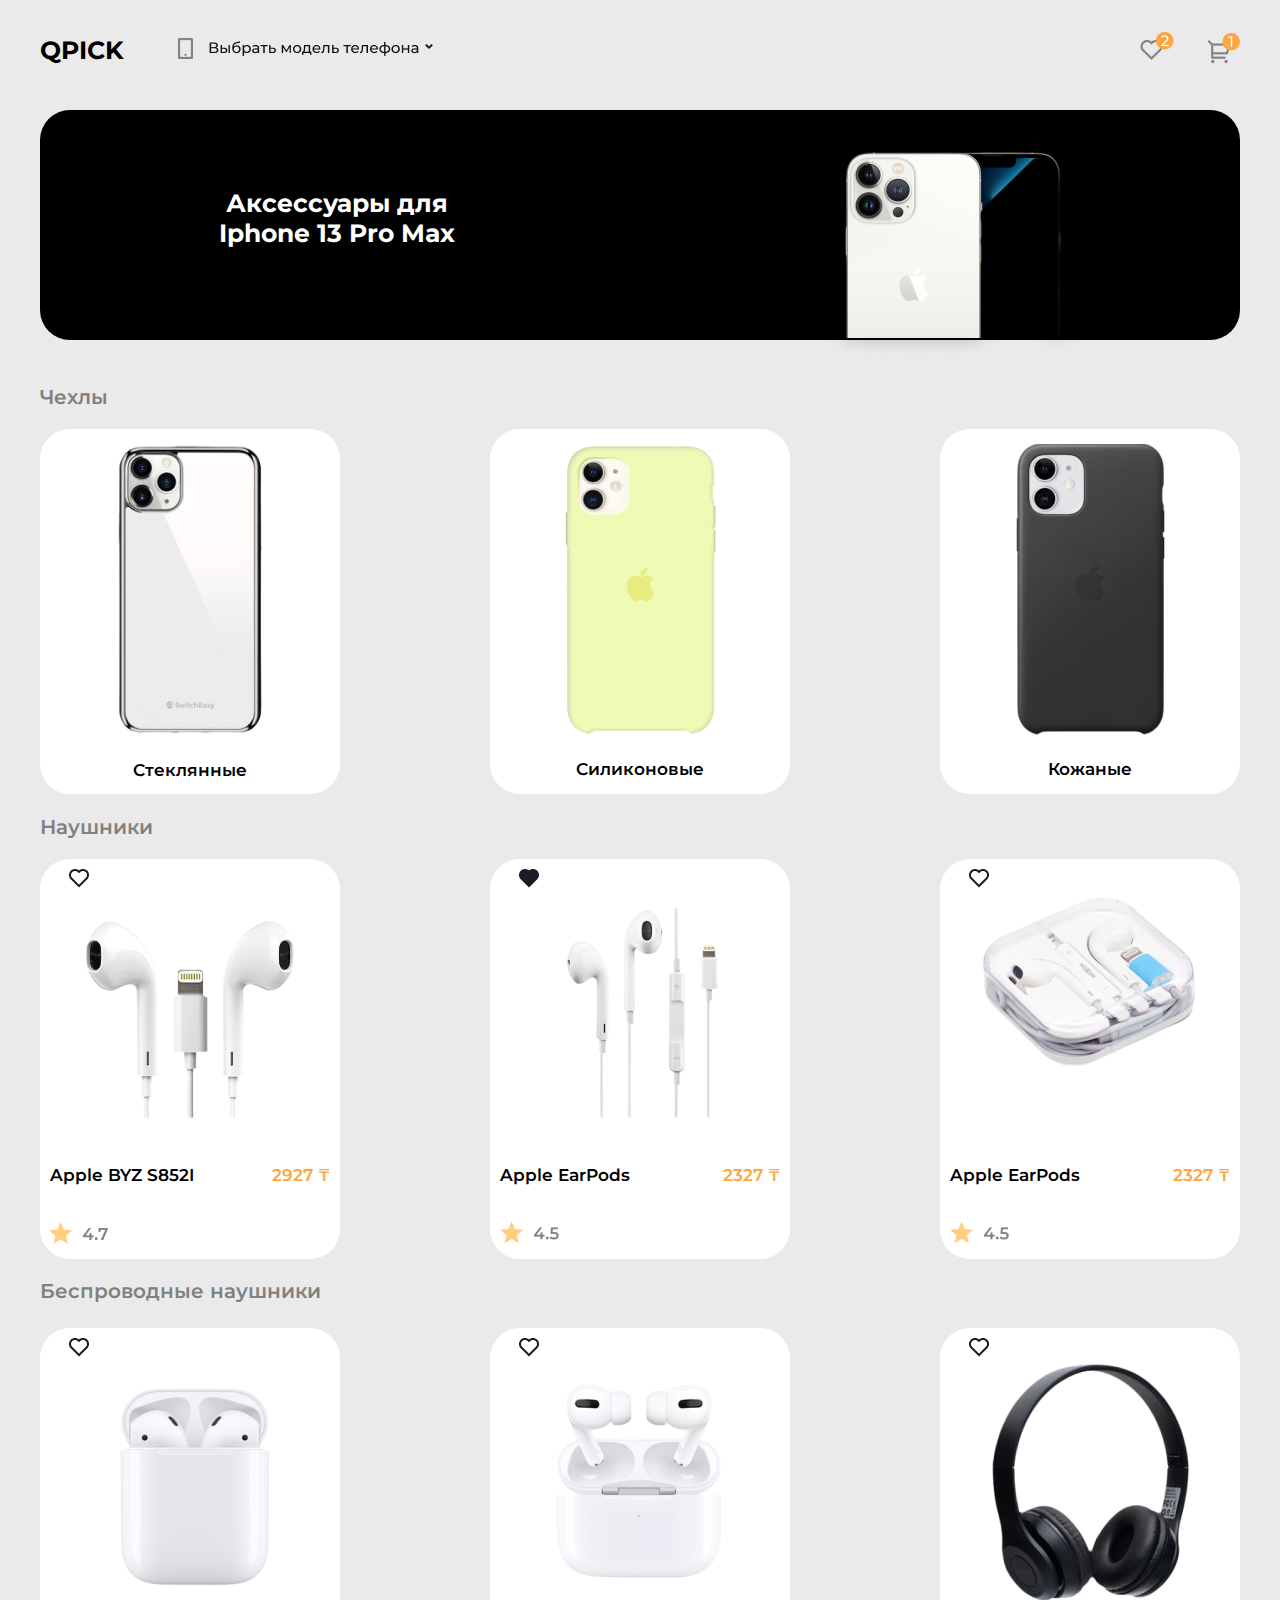
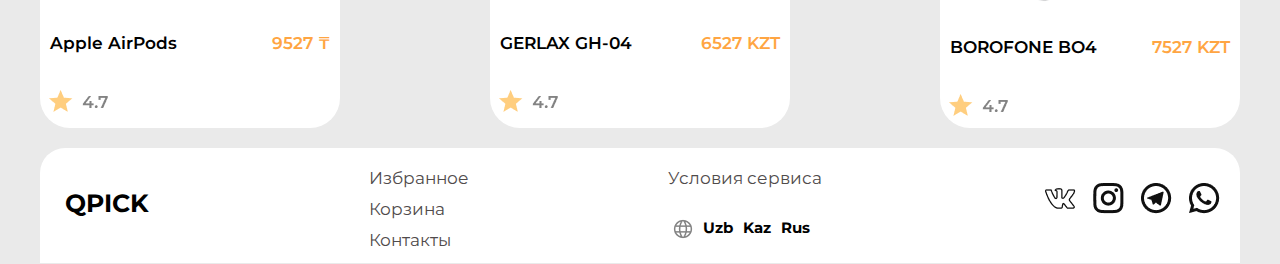
<file: index.html>
<!DOCTYPE html>
<html lang="en">

<head>
    <meta charset="UTF-8">
    <meta name="viewport" content="width=device-width, initial-scale=1.0">
    <link rel="stylesheet" href="./index.css">
    <title>Qpick_figma</title>
</head>

<body>
    <header>
        <nav>
            <div class="head">
                <a class="sahifa" href="./about.html">QPICK</a>
                <img src="./image/Выбрать бренд телефона.png" alt="" class="vibor">
            </div>
            <img src="./image/Like.png" alt="" class="nav-like">
        </nav>
        <div class="header-logotip">
            <h1 class="iphone-13">Аксессуары для
                Iphone 13 Pro Max</h1>
            <img src="./image/Iphone-13pro.png" alt="" class="iphone-13pro">
        </div>
        <div class="header">
            <h3 class="chehol">Чехлы</h3>
            <div class="phones">
                <div class="card">
                    <img src="./image/iphone-1.png" alt="">
                    <p class="iphone-1">Стеклянные</p>
                </div>
                <div class="card">
                    <img src="./image/iphone-2.png" alt="">
                    <p class="iphone-1">Силиконовые</p>
                </div>
                <div class="card">
                    <img src="./image/iphone-3.png" alt="">
                    <p class="iphone-1">Кожаные</p>
                </div>
            </div>
        </div>
        <div class="footor">
            <h3 class="apple">Наушники</h3>
            <div class="boxes">
                <div class="box">
                    <div class="likes">
                        <div class="like">
                            <img src="./image/white-like.png" alt="">
                        </div>
                    </div>
                    <img src="./image/ipods-1.png" alt="" class="ipods-1">
                    <div class="text">
                        <h4 class="byz">Apple BYZ S852I</h4>
                        <h4 class="narxi">2927 ₸</h4>
                    </div>
                    <img src="./image/Star.png" alt="" class="star">
                </div>
                <div class="box">
                    <div class="likes">
                        <div class="like">
                            <img src="./image/black-like.png" alt="">
                        </div>
                    </div>
                    <img src="./image/ipods-2.png" alt="" class="ipods-1">
                    <div class="text">
                        <h4 class="byz">Apple EarPods</h4>
                        <h4 class="narxi">2327 ₸</h4>
                    </div>
                    <img src="./image/Star-4.5.png" alt="" class="star">
                </div>
                <div class="box">
                    <div class="likes">
                        <div class="like">
                            <img src="./image/white-like.png" alt="">
                        </div>
                    </div>
                    <img src="./image/ipods-3.png" alt="" class="ipods-1">
                    <div class="text">
                        <h4 class="podes">Apple EarPods</h4>
                        <h4 class="EarPods">2327 ₸</h4>
                    </div>
                    <img src="./image/Star-4.5.png" alt="" class="star">
                </div>
            </div>
            <div class="airpods">
                <h3 class="gg">Беспроводные наушники</h3>
                <div class="images">
                    <div class="imag">
                        <div class="likes">
                            <div class="like">
                                <img src="./image/white-like.png" alt="">
                            </div>
                        </div>
                        <img src="./image/ipods-4.png" alt="" class="ipple">
                        <div class="text">
                            <h4 class="gh">Apple AirPods</h4>
                            <h4 class="sn">9527 ₸</h4>
                        </div>
                        <img src="./image/Star.png" alt="" class="star">
                    </div>
                    <div class="imag">
                        <div class="likes">
                            <div class="like">
                                <img src="./image/white-like.png" alt="">
                            </div>
                        </div>
                        <img src="./image/ipods-5.png" alt="" class="ipple">
                        <div class="text">
                            <h4 class="gh">GERLAX GH-04</h4>
                            <h4 class="sn">6527 KZT</h4>
                        </div>
                        <img src="./image/Star.png" alt="" class="star">
                    </div>
                    <div class="imag">
                        <div class="likes">
                            <div class="like">
                                <img src="./image/white-like.png" alt="">
                            </div>
                        </div>
                        <img src="./image/headphones.png" alt="" class="ipple">
                        <div class="text">
                            <h4 class="gh">BOROFONE BO4</h4>
                            <h4 class="sn">7527 KZT</h4>
                        </div>
                        <img src="./image/Star.png" alt="" class="star">
                    </div>
                </div>

            </div>
        </div>
        <div class="tugashi">
            <div class="div1">
                <h1>QPICK</h1>
            </div>
            <div class="div2">
                <h5>Избранное</h5>
                <h5>Корзина</h5>
                <h5>Контакты</h5>
            </div>
            <div class="div3">
                <h5>Условия сервиса</h5>
                <div class="div4">
                    <img src="./image/RU.png" alt="">
                    <li>Uzb</li>
                    <li>Kaz</li>
                    <li>Rus</li>
                </div>
            </div>
            <div class="div5">
                <img src="./image/Social.png" alt="" class="social">
            </div>



        </div>
    </header>
</body>

</html>
</file>
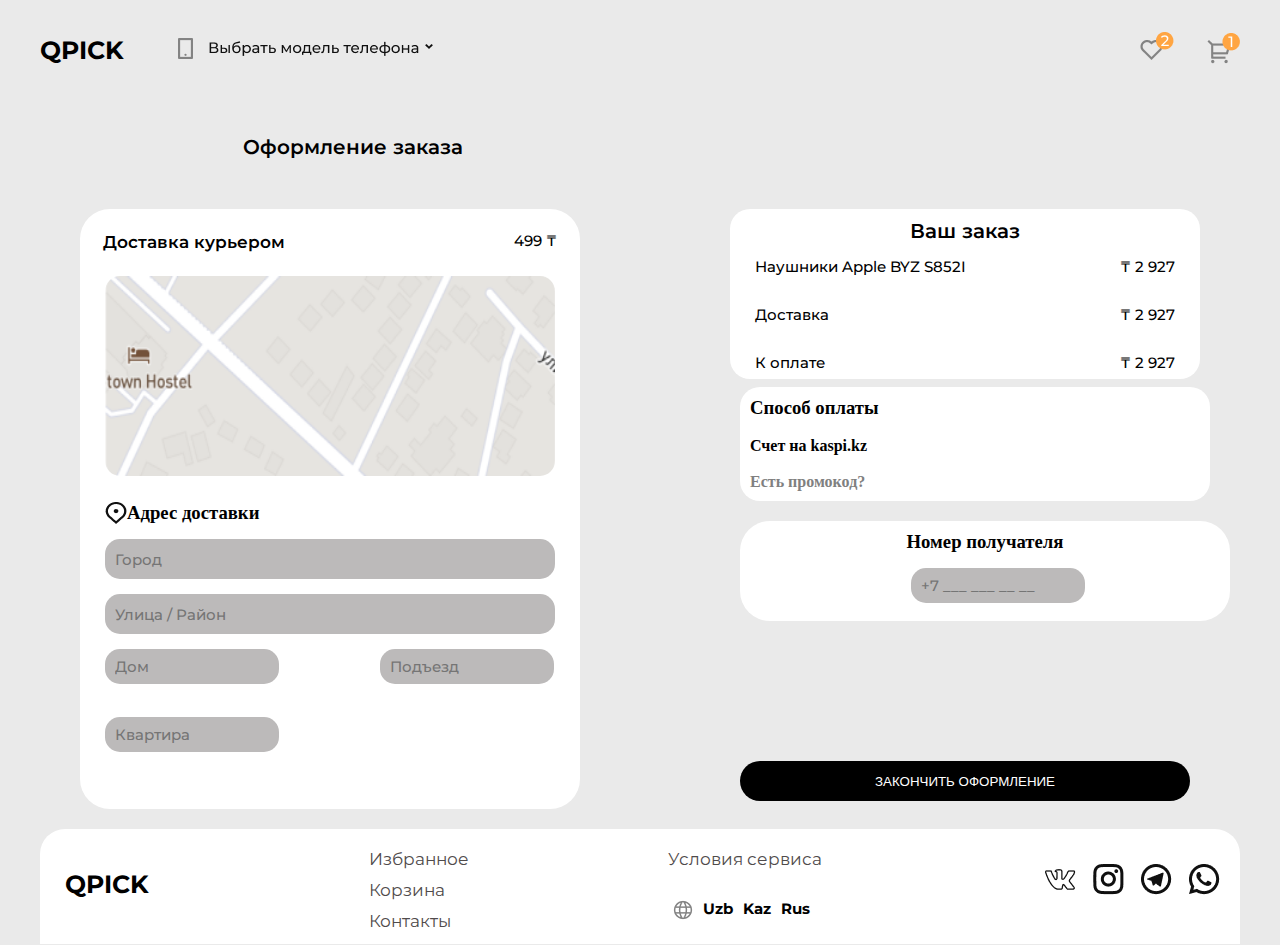
<file: about.html>
<!DOCTYPE html>
<html lang="en">

<head>
    <meta charset="UTF-8">
    <meta name="viewport" content="width=device-width, initial-scale=1.0">
    <link rel="stylesheet" href="./index.css">
    <title>Qpick_figma</title>
</head>

<body>
    <header>
        <nav>
            <div class="head">
                <a class="sahifa" href="./index.html">QPICK</a>
                <img src="./image/Выбрать бренд телефона.png" alt="" class="vibor">
            </div>
            <img src="./image/Like.png" alt="" class="nav-like">
        </nav>
        <h1 class="sotuv">Оформление заказа</h1>
        <div class="kardlar">
            <div class="oformit">
                <div class="dstk">
                    <h3 class="kuryer">Доставка курьером</h3>
                    <h3 class="buy"> 499 ₸</h3>
                </div>
                <img src="./image/joylashuv.png" alt="" class="joy">
                <div class="buyutrma">
                    <div class="buyur">
                        <img src="./image/joy.png" alt="">
                        <h3 class="joyga">Адрес доставки</h3>
                    </div>
                </div>
                <div class="inputlar">
                    <input class="shahar" placeholder="Город " type="text">
                    <br>
                    <input class="kocha" placeholder="Улица / Район" type="text">
                    <br>
                    <div class="nomlar">
                        <input class="uy" placeholder="Дом" type="text">
                        <br>
                        <input class="padez" placeholder="Подъезд" type="text">
                    </div>
                    <br>
                    <input class="xonadon" placeholder="Квартира" type="text">
                </div>
            </div>
            <div class="dostavka">
                <h3 class="zakaz">Ваш заказ</h3>
                <div class="narsalar">
                    <p class="nomi"> Наушники Apple BYZ S852I</p>
                    <h3 class="sum">₸ 2 927</h3>
                </div>
                <div class="obkelish">
                    <p class="jonatish">Доставка</p>
                    <h3 class="sum">₸ 2 927</h3>
                </div>
                <div class="tolov">
                    <p class="tolash">К оплате</p>
                    <h3 class="sum"> ₸ 2 927</h3>
                </div>
                <div class="div-shans">
                    <h3 class="imkon">Способ оплаты</h3>
                    <br>
                    <h4 class="hisob">Счет на kaspi.kz</h4>
                    <br>
                    <h4 class="kod">Есть промокод?</h4>
                </div>
                <div class="nomer">
                    <h3 class="oluvchi">Номер получателя</h3>
                    <input class="raqam" placeholder="+7 ___ ___ __ __" type="tel">
                </div>
                <button class="btn">Закончить оформление</button>
            </div>
        </div>
        <div class="tugashi">
            <div class="div1">
                <h1>QPICK</h1>
            </div>
            <div class="div2">
                <h5>Избранное</h5>
                <h5>Корзина</h5>
                <h5>Контакты</h5>
            </div>
            <div class="div3">
                <h5>Условия сервиса</h5>
                <div class="div4">
                    <img src="./image/RU.png" alt="">
                    <li>Uzb</li>
                    <li>Kaz</li>
                    <li>Rus</li>
                </div>
            </div>
            <div class="div5">
                <img src="./image/Social.png" alt="" class="social">
            </div>
        </div>
    </header>
</body>

</html>
</file>
<file: index.css>
@import url('https://fonts.googleapis.com/css2?family=Montserrat:wght@600&display=swap');

/* font-family: 'Montserrat', sans-serif; */
* {
    margin: 0;
    padding: 0;
    list-style: none;
    text-decoration: none;

}

body {
    background-color: #EAEAEA;
}

nav {
    width: 1200px;
    margin: auto;
    margin-top: 20px;
    display: flex;
    justify-content: space-between;
    align-items: center;

}

.vibor {
    margin-left: 50px;
    cursor: pointer;
}

.nav-like {
    cursor: pointer;
}

.sahifa {
    font-family: Montserrat;
    font-size: 25px;
    font-weight: 700;
    line-height: 30px;
    text-align: left;
    color: black;

}

.header-logotip {
    width: 1200px;
    height: 230px;
    background-color: black;
    margin: auto;
    margin-top: 30px;
    border-radius: 30px;
    display: flex;
    justify-content: space-around;
    align-items: center;
}

.iphone-13 {
    width: 300px;
    height: 74px;
    text-align: center;
    color: #FFF;
}

.header {
    width: 1200px;
    height: 400px;
    margin: auto;
    margin-top: 45px;
}

.chehol {
    color: gray;
    font-family: Montserrat;
    font-size: 20px;
    font-weight: 600;
    line-height: 24px;
    text-align: left;
}

.card {
    width: 300px;
    height: 350px;
    text-align: center;
    background-color: #FFFFFF;
    border-radius: 30px;
    padding-top: 15px;
    margin-top: 20px;

}

.iphone-1 {
    font-family: Montserrat;
    font-size: 17px;
    font-weight: 600;
    line-height: 21px;
}

.iphone-1 {
    padding-top: 20px;
}

.phones {
    display: flex;
    justify-content: space-between;
}

.footor {
    width: 1200px;
    margin: auto;
    margin-top: 30px;
}

.apple {
    font-family: Montserrat;
    font-size: 20px;
    font-weight: 600;
    line-height: 24px;
    text-align: left;
    color: gray;

}

.box {
    width: 300px;
    height: 400px;
    background-color: #FFF;
    text-align: center;
    border-radius: 30px;
    margin-top: 20px;
}

.boxes {
    display: flex;
    justify-content: space-between;
}

.likes {
    margin-right: 222px;
    padding-top: 10px;
    cursor: pointer;
}

.text {
    display: flex;
    justify-content: space-between;
    padding: 10px;
    margin-top: 20px;
}

.narxi {
    color: #FFA542;
    font-family: Montserrat;
    font-size: 17px;
    font-weight: 600;
    line-height: 21px;
    text-align: left;
}

.star {
    margin-top: 25px;
    margin-right: 222px;
}

.byz {
    font-family: Montserrat;
    font-size: 17px;
    font-weight: 600;
    line-height: 21px;
    text-align: left;
}

.podes {
    font-family: Montserrat;
    font-size: 17px;
    font-weight: 600;
    line-height: 21px;
    text-align: left;
    margin-top: 60px;
}

.EarPods {
    color: #FFA542;
    font-family: Montserrat;
    font-size: 17px;
    font-weight: 600;
    line-height: 21px;
    text-align: left;
    margin-top: 60px;
}

.airpods {
    width: 1200px;
    margin-top: 20px;
}

.gg {
    font-family: Montserrat;
    font-size: 20px;
    font-weight: 600;
    line-height: 24px;
    letter-spacing: 0em;
    text-align: left;
    color: gray;
}

.imag {
    width: 300px;
    height: 400px;
    background-color: #FFF;
    border-radius: 30px;
    text-align: center;
    margin-top: 25px;
}

.gh {
    font-family: Montserrat;
    font-size: 17px;
    font-weight: 600;
    line-height: 21px;
    text-align: left;
}

.sn {
    font-family: Montserrat;
    font-size: 17px;
    font-weight: 600;
    line-height: 21px;
    text-align: left;
    color: #FFA542;
}

.images {
    display: flex;
    justify-content: space-between;
}

.tugashi {
    width: 1200px;
    height: 100px;
    margin: auto;
    display: flex;
    background-color: #FFF;
    justify-content: space-between;
    margin-top: 20px;
    border-top-right-radius: 25px;
    border-top-left-radius: 25px;
    padding-top: 15px;
}

h1 {
    padding: 25px;
    font-family: Montserrat;
    font-size: 25px;
    font-weight: 700;
    line-height: 30px;
    letter-spacing: 0em;
    text-align: left;

}

.div4 {
    display: flex;
    gap: 10px;
    cursor: pointer;
    font-family: Montserrat;
    font-size: 15px;
    font-weight: 700;
    line-height: 18px;
    letter-spacing: 0em;
    text-align: left;
    padding: 25px;
    padding-left: 10px;

}
.div5{
    padding: 20px;
}

h5 {
    color: rgb(80, 75, 75);
    cursor: pointer;
    font-family: Montserrat;
    font-size: 17px;
    font-weight: 400;
    line-height: 21px;
    letter-spacing: 0em;
    text-align: left;
    padding: 5px;

}

h5:hover {
    color: #FFA542;
}

.sotuv {
    font-family: Montserrat;
    font-size: 20px;
    font-weight: 600;
    line-height: 24px;
    margin-left: 17%;
    margin-top: 30px;
}

.oformit {
    width: 500px;
    height: 600px;
    background-color: #FFF;
    border-radius: 30px;
}

.kuryer {
    font-family: Montserrat;
    font-size: 17px;
    font-weight: 600;
    line-height: 21px;
}

.dstk {
    display: flex;
    justify-content: space-between;
    padding: 23px;
}

.buy {
    font-family: Montserrat;
    font-size: 15px;
    font-weight: 500;
    line-height: 18px;
}

.joy {
    width: 450px;
    height: 200px;
    margin-left: 25px;
    border-radius: 15px;
}

.buyur {
    display: flex;
    margin-left: 25px;
    margin-top: 22px;
}

.shahar {
    width: 440px;
    height: 40px;
    border: none;
    margin-left: 25px;
    border-radius: 15px;
    padding-left: 10px;
    margin-top: 15px;
    font-family: Montserrat;
    font-size: 15px;
    font-weight: 500;
    line-height: 18px;
    text-align: left;
    background-color: #bcbaba;
    outline: none;
    cursor: pointer;
}

.kocha {
    width: 440px;
    height: 40px;
    border: none;
    margin-left: 25px;
    border-radius: 15px;
    padding-left: 10px;
    margin-top: 15px;
    font-family: Montserrat;
    font-size: 15px;
    font-weight: 500;
    line-height: 18px;
    text-align: left;
    background-color: #bcbaba;
    outline: none;
    cursor: pointer;
}

.uy {
    width: 164px;
    height: 35px;
    border: none;
    margin-left: 25px;
    border-radius: 15px;
    padding-left: 10px;
    margin-top: 15px;
    font-family: Montserrat;
    font-size: 15px;
    font-weight: 500;
    line-height: 18px;
    text-align: left;
    background-color: #bcbaba;
    outline: none;
    cursor: pointer;

}

.padez {
    width: 164px;
    height: 35px;
    border: none;
    margin-left: 25px;
    border-radius: 15px;
    padding-left: 10px;
    margin-top: 15px;
    font-family: Montserrat;
    font-size: 15px;
    font-weight: 500;
    line-height: 18px;
    text-align: left;
    background-color: #bcbaba;
    outline: none;
    cursor: pointer;
}

.nomlar {
    display: flex;
    gap: 38px;
}

.xonadon {
    width: 164px;
    height: 35px;
    border: none;
    margin-left: 25px;
    border-radius: 15px;
    padding-left: 10px;
    margin-top: 15px;
    font-family: Montserrat;
    font-size: 15px;
    font-weight: 500;
    line-height: 18px;
    text-align: left;
    background-color: #bcbaba;
    outline: none;
    cursor: pointer;

}

.dostavka {
    width: 450px;
    height: 150px;
    background-color: #FFF;
    border-radius: 20px;
    padding: 10px;
}

.zakaz {
    font-family: Montserrat;
    font-size: 20px;
    font-weight: 600;
    line-height: 24px;
    text-align: center;
}

.narsalar {
    display: flex;
    justify-content: space-between;
    padding: 15px;
}

.nomi {
    font-family: Montserrat;
    font-size: 15px;
    font-weight: 500;
    line-height: 18px;
    text-align: left;
}

.sum {
    font-family: Montserrat;
    font-size: 15px;
    font-weight: 500;
    line-height: 18px;
    text-align: left;
}

.obkelish {
    display: flex;
    justify-content: space-between;
    padding: 15px;
}

.jonatish {
    font-family: Montserrat;
    font-size: 15px;
    font-weight: 500;
    line-height: 18px;
    text-align: left;
}

.tolov {
    display: flex;
    justify-content: space-between;
    padding: 15px;
}

.tolash {
    font-family: Montserrat;
    font-size: 15px;
    font-weight: 500;
    line-height: 18px;
    text-align: left;
}

.kardlar {
    width: 1120px;
    display: flex;
    justify-content: space-between;
    margin: auto;
    margin-top: 25px;
}

.div-shans {
    width: 450px;
    height: 10 0px;
    background-color: #FFF;
    border-radius: 20px;
    padding: 10px;
    margin-right: 20px;
}

.hisob {
    cursor: pointer;
}

.kod {
    cursor: pointer;
    color: gray;
}

.nomer {
    width: 470px;
    height: 80px;
    margin-top: 20px;
    background-color: #FFF;
    border-radius: 30px;
    padding: 10px;
    text-align: center;

}

.raqam {
    width: 164px;
    height: 35px;
    border: none;
    margin-left: 25px;
    border-radius: 15px;
    padding-left: 10px;
    margin-top: 15px;
    font-family: Montserrat;
    font-size: 15px;
    font-weight: 500;
    line-height: 18px;
    text-align: left;
    background-color: #bcbaba;
    outline: none;
    cursor: pointer;
}

.btn {
    width: 450px;
    height: 40px;
    margin-top: 140px;
    background-color: black;
    color: #FFF;
    border: none;
    border-radius: 30px;
    text-transform: uppercase;
}

.btn:hover {
    background-color: #FFA542;
    color: #FFF;
}
</file>
